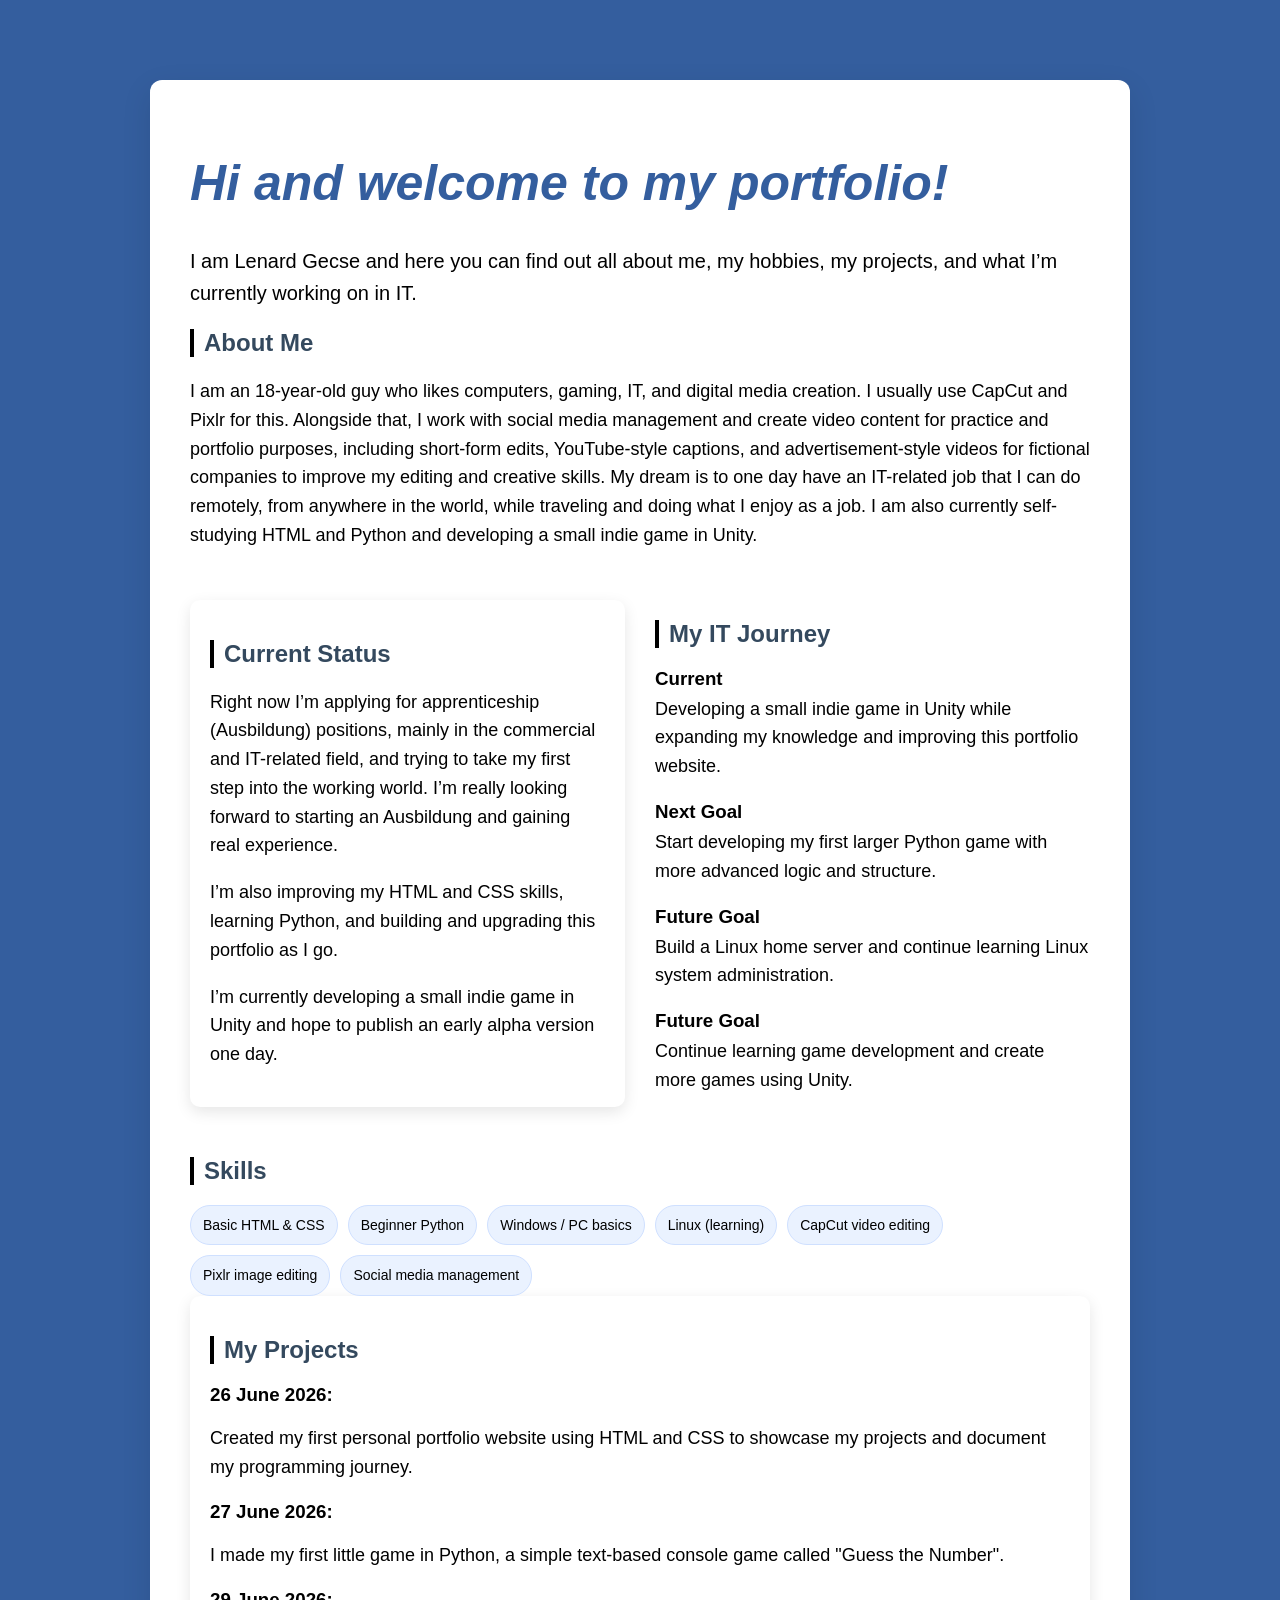
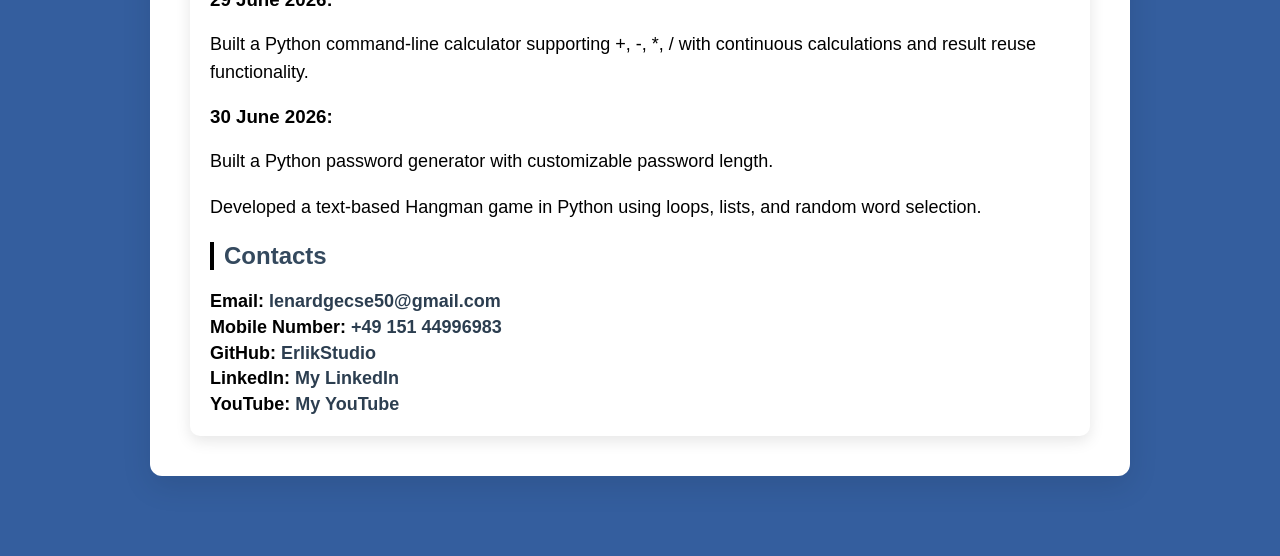
<file: index.html>
<!DOCTYPE html>
<html>
<head>
    <link rel="stylesheet" href="style.css">
    <title>My Portfolio</title>
</head>
<body>
<div class="container">
<h1>Hi and welcome to my portfolio!</h1>
<p></p>
<p style="font-size: 20px;">
    I am Lenard Gecse and here you can find out all about me, my hobbies, my projects, and what I’m currently working on in IT.</p>
<h2>About Me</h2>
<p>
I am an 18-year-old guy who likes computers, gaming, IT, and digital media creation. I usually use CapCut and Pixlr for this. Alongside that, I work with social media management and create video content for practice and portfolio purposes, including short-form edits, YouTube-style captions, and advertisement-style videos for fictional companies to improve my editing and creative skills.
My dream is to one day have an IT-related job that I can do remotely, from anywhere in the world, while traveling and doing what I enjoy as a job.
I am also currently self-studying HTML and Python and developing a small indie game in Unity.
</p>
<div class="layout">
    <div class="left">
        <div class="status-box">
            <h2>Current Status</h2>
            <p>
                Right now I’m applying for apprenticeship (Ausbildung) positions, mainly in the commercial and IT-related field, and trying to take my first step into the working world. I’m really looking forward to starting an Ausbildung and gaining real experience.
            </p>
            <p>
                I’m also improving my HTML and CSS skills, learning Python, and building and upgrading this portfolio as I go.
            </p>
            <p>
                I’m currently developing a small indie game in Unity and hope to publish an early alpha version one day.
            </p>
        </div>
    </div>
    <div class="right">
        <h2>My IT Journey</h2>
        <h3>Current</h3>
        <p>Developing a small indie game in Unity while expanding my knowledge and improving this portfolio website.</p>
        <h3>Next Goal</h3>
        <p>Start developing my first larger Python game with more advanced logic and structure.</p>
        <h3>Future Goal</h3>
        <p>Build a Linux home server and continue learning Linux system administration.</p>
        <h3>Future Goal</h3>
        <p>Continue learning game development and create more games using Unity.</p>
    </div>
</div>
<h2>Skills</h2>
<div class="skills">
    <p>Basic HTML & CSS</p>
    <p>Beginner Python</p>
    <p>Windows / PC basics</p>
    <p>Linux (learning)</p>
    <p>CapCut video editing</p>
    <p>Pixlr image editing</p>
    <p>Social media management</p>
</div>
<div class="status-box">
    <h2>My Projects</h2>
    
        <h3>26 June 2026:</h3>
<p>Created my first personal portfolio website using HTML and CSS to showcase my projects and document my programming journey.</p>
<h3>27 June 2026:</h3>
<p>I made my first little game in Python, a simple text-based console game called "Guess the Number".</p>
<h3>29 June 2026:</h3>
<p>Built a Python command-line calculator supporting +, -, *, / with continuous calculations and result reuse functionality.</p>
<h3>30 June 2026:</h3>
<div class="JUNE">
 <p>Built a Python password generator with customizable password length.</p>
 <p>Developed a text-based Hangman game in Python using loops, lists, and random word selection.</p>
    </p>
    
</div>
<h2>Contacts</h2>
<div class="contact-info">
    <p>Email: <a href="mailto:lenardgecse50@gmail.com">lenardgecse50@gmail.com</a></p>
    <p>Mobile Number: <a href="tel:+4915144996983">+49 151 44996983</a></p>
    <p>GitHub: <a href="https://github.com/ErlikStudio" target="_blank">ErlikStudio</a></p>
    <p>LinkedIn: <a href="https://www.linkedin.com/in/lenard-gecse-626aa43ab/" target="_blank">My LinkedIn</a></p>
    <p>YouTube: <a href="https://www.youtube.com/@ErlikStudios/videos" target="_blank">My YouTube</a></p>
</div>
</file>
<file: style.css>
body {
    background: #345e9e;
    font-family: Arial, sans-serif;
    margin: 0;
    padding: 0;
    color: #000000;
}

.container {
    max-width: 900px;
    margin: 80px auto;
    background: rgb(255, 255, 255);
    padding: 40px;
    border-radius: 12px;
    box-shadow: 0 10px 30px rgba(0,0,0,0.1);
}

h1 {
    color: #345e9e;
    font-size: 50px;
    font:italic bold 50px Arial, sans-serif;
}

h2 {
    color: #34495e;
    border-left: 4px solid #000000;
    padding-left: 10px;
}

p, li {
    font-size: 18px;
    line-height: 1.6;
}

ul {
    padding-left: 20px;
}





.contact-info p {
    margin: -3px 0;
    font-weight: bold;
}

.skills {
    display: flex;
    flex-wrap: wrap;
    gap: 10px;
    margin-top: 10px;
}

.skills p {
    background: #eaf2ff;
    padding: 8px 12px;
    border-radius: 20px;
    font-size: 14px;
    margin: 0;
    border: 1px solid #cfe0ff;
}

.layout {
    display: flex;
    gap: 30px;
    align-items: flex-start;
    max-width: 1000px;
    margin: 50px auto;
}

.left, .right {
    flex: 1;
}

.status-box {
    background: white;
    padding: 20px;
    border-radius: 10px;
    box-shadow: 0 5px 15px rgba(0,0,0,0.1);
}

.right h3 {
    margin-bottom: 5px;
    margin-top: 20px;
}

.right p {
    margin-top: 0;
    margin-bottom: 10px;
}

.contact-info a {
    color: #2c3e50;
    text-decoration: none;
}

.contact-info a:hover {
    text-decoration: underline;
    color: #3498db;
}
</file>
